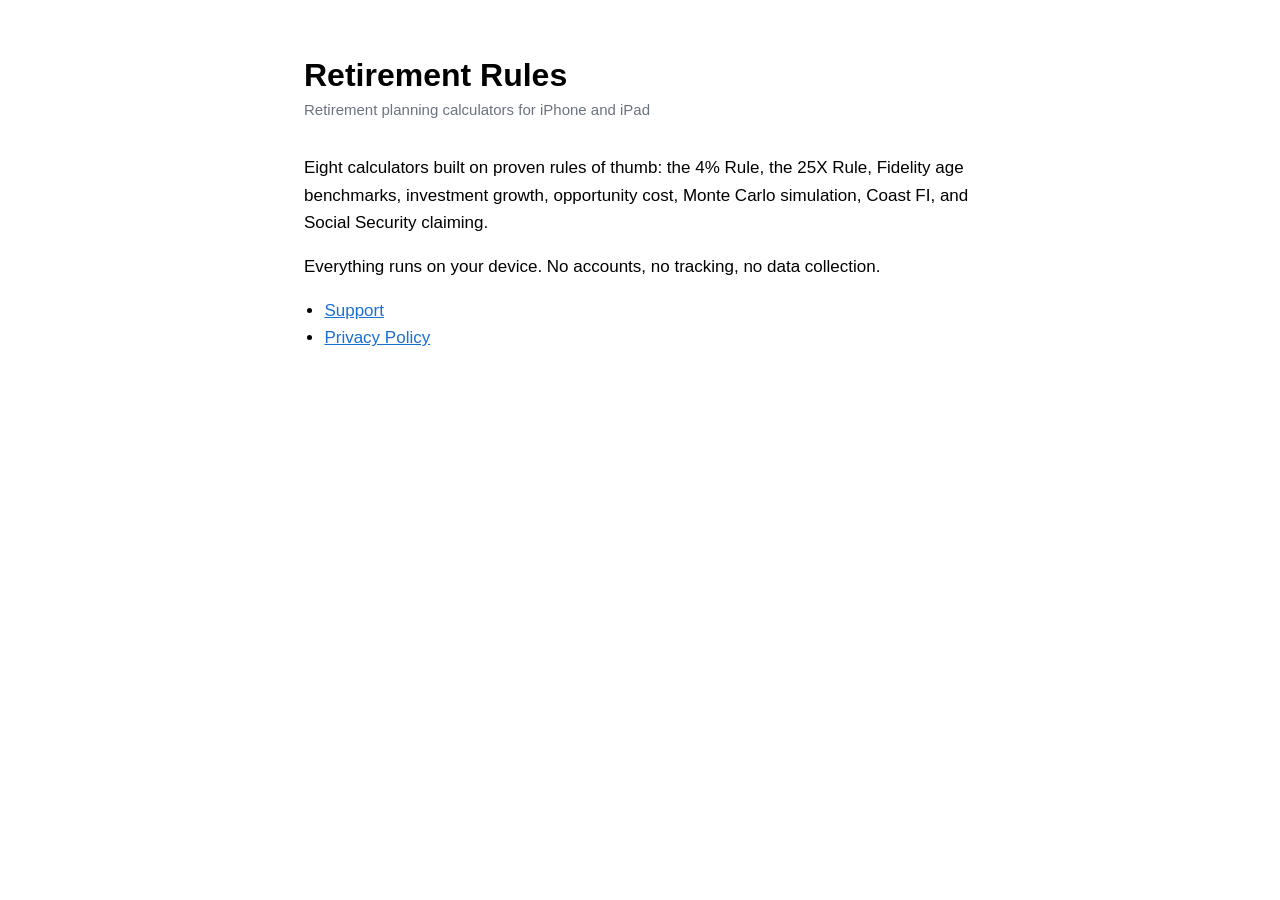
<file: index.html>
<!DOCTYPE html>
<html lang="en">
<head>
  <meta charset="utf-8">
  <meta name="viewport" content="width=device-width, initial-scale=1">
  <title>Retirement Rules</title>
  <link rel="stylesheet" href="style.css">
</head>
<body>
<main>
  <header>
    <h1>Retirement Rules</h1>
    <p class="updated">Retirement planning calculators for iPhone and iPad</p>
  </header>
  <p>Eight calculators built on proven rules of thumb: the 4% Rule, the 25X Rule, Fidelity age benchmarks, investment growth, opportunity cost, Monte Carlo simulation, Coast FI, and Social Security claiming.</p>
  <p>Everything runs on your device. No accounts, no tracking, no data collection.</p>
  <ul>
    <li><a href="support.html">Support</a></li>
    <li><a href="privacy.html">Privacy Policy</a></li>
  </ul>
</main>
</body>
</html>
</file>
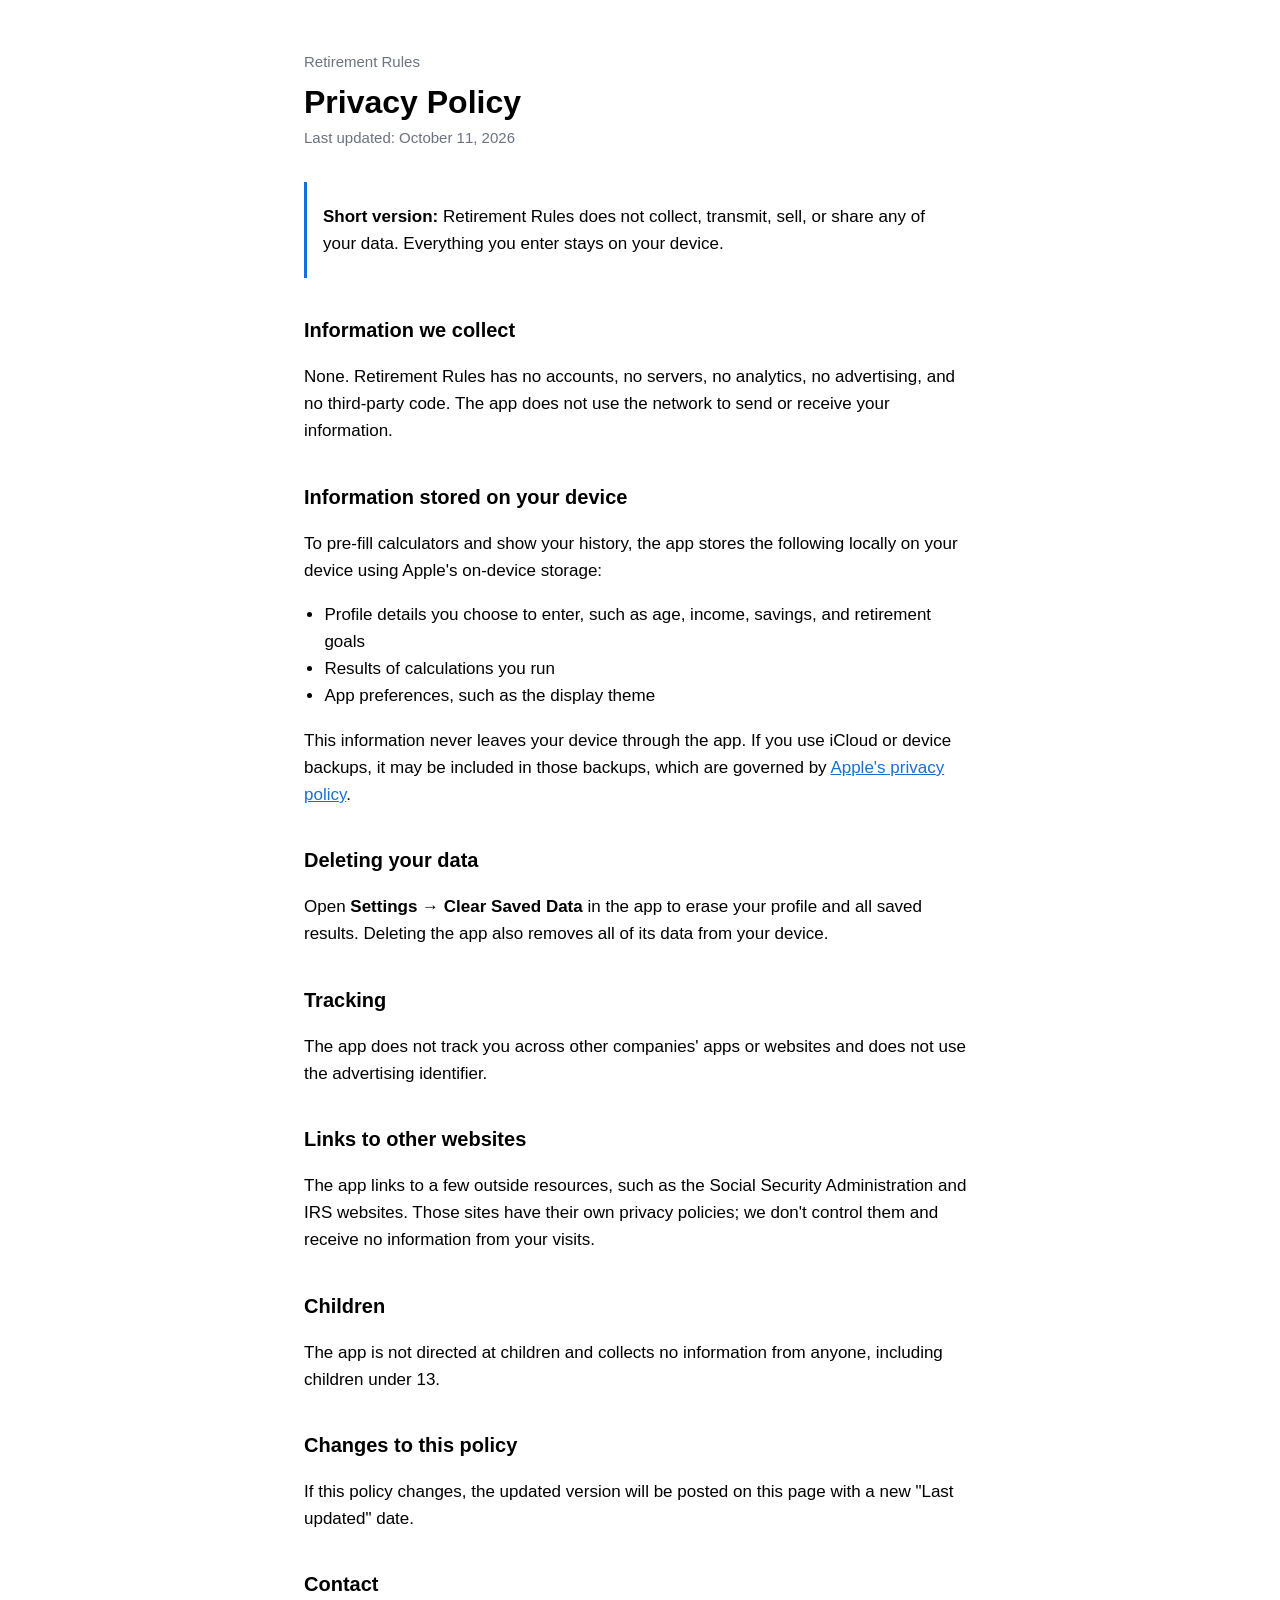
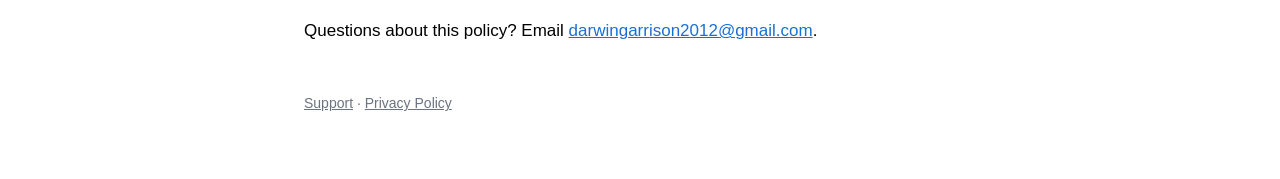
<file: privacy.html>
<!DOCTYPE html>
<html lang="en">
<head>
  <meta charset="utf-8">
  <meta name="viewport" content="width=device-width, initial-scale=1">
  <title>Privacy Policy – Retirement Rules</title>
  <link rel="stylesheet" href="style.css">
</head>
<body>
<main>
  <header>
    <a class="home" href="index.html">Retirement Rules</a>
    <h1>Privacy Policy</h1>
    <p class="updated">Last updated: October 11, 2026</p>
  </header>

  <div class="callout">
    <p><strong>Short version:</strong> Retirement Rules does not collect, transmit, sell, or share any of your data. Everything you enter stays on your device.</p>
  </div>

  <h2>Information we collect</h2>
  <p>None. Retirement Rules has no accounts, no servers, no analytics, no advertising, and no third-party code. The app does not use the network to send or receive your information.</p>

  <h2>Information stored on your device</h2>
  <p>To pre-fill calculators and show your history, the app stores the following locally on your device using Apple's on-device storage:</p>
  <ul>
    <li>Profile details you choose to enter, such as age, income, savings, and retirement goals</li>
    <li>Results of calculations you run</li>
    <li>App preferences, such as the display theme</li>
  </ul>
  <p>This information never leaves your device through the app. If you use iCloud or device backups, it may be included in those backups, which are governed by <a href="https://www.apple.com/legal/privacy/">Apple's privacy policy</a>.</p>

  <h2>Deleting your data</h2>
  <p>Open <strong>Settings → Clear Saved Data</strong> in the app to erase your profile and all saved results. Deleting the app also removes all of its data from your device.</p>

  <h2>Tracking</h2>
  <p>The app does not track you across other companies' apps or websites and does not use the advertising identifier.</p>

  <h2>Links to other websites</h2>
  <p>The app links to a few outside resources, such as the Social Security Administration and IRS websites. Those sites have their own privacy policies; we don't control them and receive no information from your visits.</p>

  <h2>Children</h2>
  <p>The app is not directed at children and collects no information from anyone, including children under 13.</p>

  <h2>Changes to this policy</h2>
  <p>If this policy changes, the updated version will be posted on this page with a new "Last updated" date.</p>

  <h2>Contact</h2>
  <p>Questions about this policy? Email <a href="mailto:darwingarrison2012@gmail.com">darwingarrison2012@gmail.com</a>.</p>

  <footer><a href="support.html">Support</a> · <a href="privacy.html">Privacy Policy</a></footer>
</main>
</body>
</html>
</file>
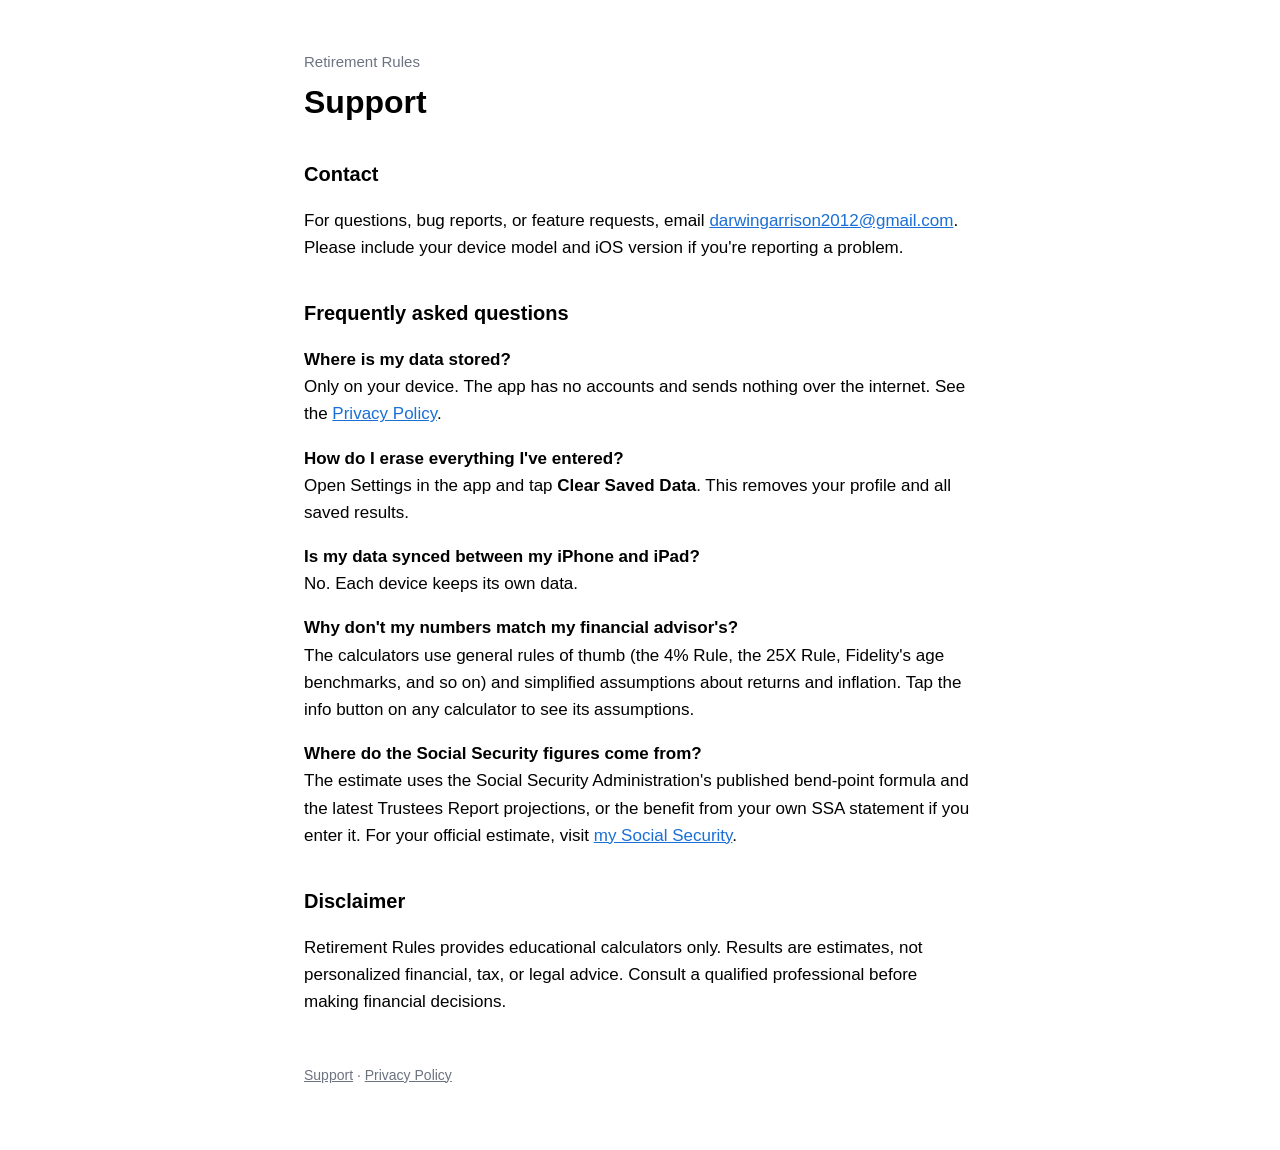
<file: support.html>
<!DOCTYPE html>
<html lang="en">
<head>
  <meta charset="utf-8">
  <meta name="viewport" content="width=device-width, initial-scale=1">
  <title>Support – Retirement Rules</title>
  <link rel="stylesheet" href="style.css">
</head>
<body>
<main>
  <header>
    <a class="home" href="index.html">Retirement Rules</a>
    <h1>Support</h1>
  </header>

  <h2>Contact</h2>
  <p>For questions, bug reports, or feature requests, email <a href="mailto:darwingarrison2012@gmail.com">darwingarrison2012@gmail.com</a>. Please include your device model and iOS version if you're reporting a problem.</p>

  <h2>Frequently asked questions</h2>

  <p><strong>Where is my data stored?</strong><br>
  Only on your device. The app has no accounts and sends nothing over the internet. See the <a href="privacy.html">Privacy Policy</a>.</p>

  <p><strong>How do I erase everything I've entered?</strong><br>
  Open Settings in the app and tap <strong>Clear Saved Data</strong>. This removes your profile and all saved results.</p>

  <p><strong>Is my data synced between my iPhone and iPad?</strong><br>
  No. Each device keeps its own data.</p>

  <p><strong>Why don't my numbers match my financial advisor's?</strong><br>
  The calculators use general rules of thumb (the 4% Rule, the 25X Rule, Fidelity's age benchmarks, and so on) and simplified assumptions about returns and inflation. Tap the info button on any calculator to see its assumptions.</p>

  <p><strong>Where do the Social Security figures come from?</strong><br>
  The estimate uses the Social Security Administration's published bend-point formula and the latest Trustees Report projections, or the benefit from your own SSA statement if you enter it. For your official estimate, visit <a href="https://www.ssa.gov/myaccount/">my Social Security</a>.</p>

  <h2>Disclaimer</h2>
  <p>Retirement Rules provides educational calculators only. Results are estimates, not personalized financial, tax, or legal advice. Consult a qualified professional before making financial decisions.</p>

  <footer><a href="support.html">Support</a> · <a href="privacy.html">Privacy Policy</a></footer>
</main>
</body>
</html>
</file>
<file: style.css>
:root { color-scheme: light dark; --accent: #1a6fd6; --muted: #6b7280; }
* { box-sizing: border-box; }
body { margin: 0; font: 17px/1.6 -apple-system, BlinkMacSystemFont, "Segoe UI", Roboto, sans-serif; }
main { max-width: 720px; margin: 0 auto; padding: 48px 24px 64px; }
header { margin-bottom: 32px; }
header a.home { color: var(--muted); text-decoration: none; font-size: 15px; }
h1 { font-size: 32px; line-height: 1.2; margin: 8px 0 4px; }
h2 { font-size: 20px; margin-top: 36px; }
.updated { color: var(--muted); font-size: 15px; margin: 0; }
a { color: var(--accent); }
ul { padding-left: 1.2em; }
.callout { border-left: 3px solid var(--accent); padding: 4px 16px; margin: 24px 0; }
footer { margin-top: 48px; color: var(--muted); font-size: 14px; }
footer a { color: inherit; }
</file>
